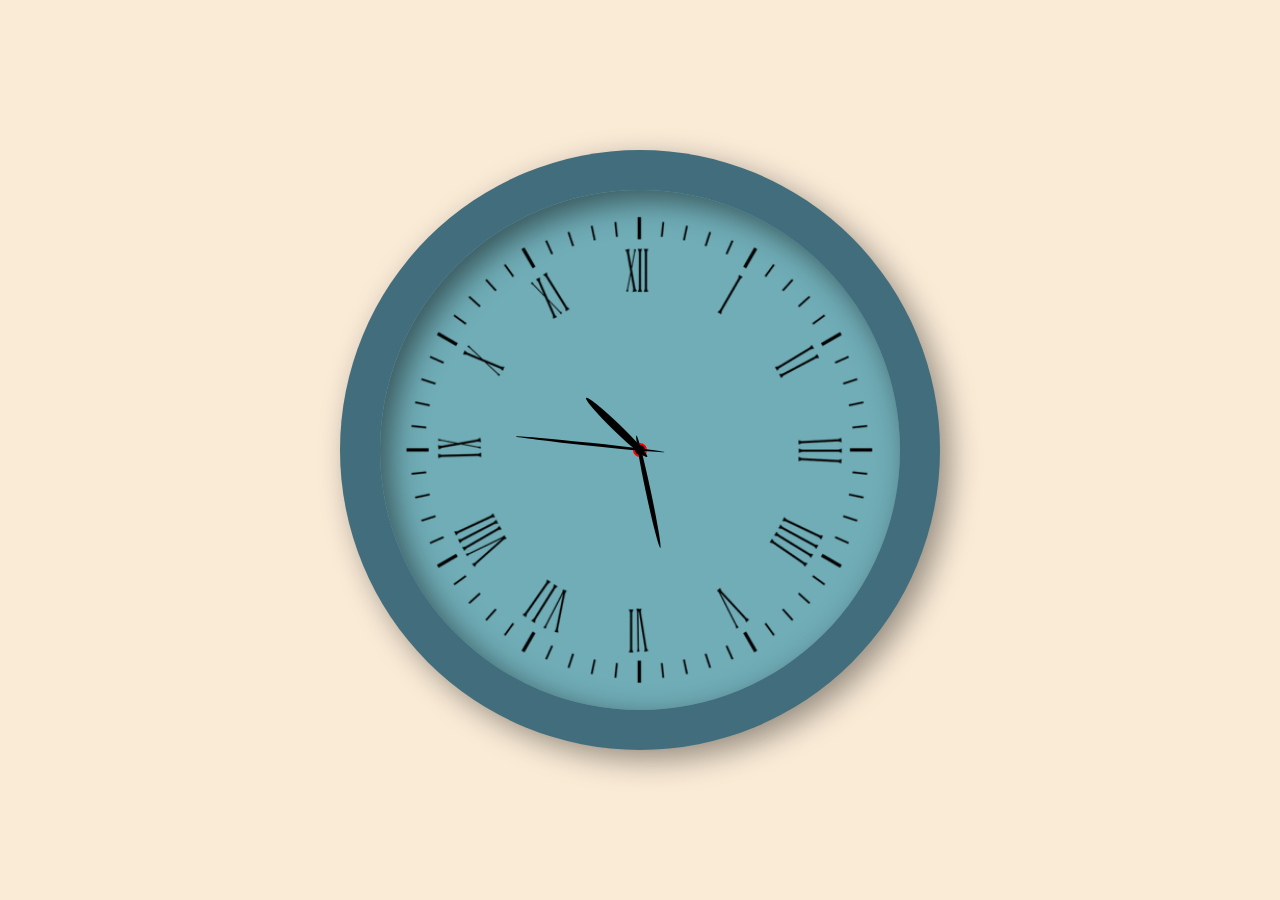
<file: Analog Clock/index.html>
<!DOCTYPE html>
<html lang="en">
<head>
    <meta charset="UTF-8">
    <meta name="viewport" content="width=device-width, initial-scale=1.0">
    <title>Analog Watch</title>
    <link rel="stylesheet" href="style.css">
</head>
<body>
    <div class="container">
        <div class="clock">
            <div class="hr"></div>
            <div class="min"></div>
            <div class="sec"></div>
        </div>
    </div>

    <script src="script.js"></script>
</body>
</html>
</file>
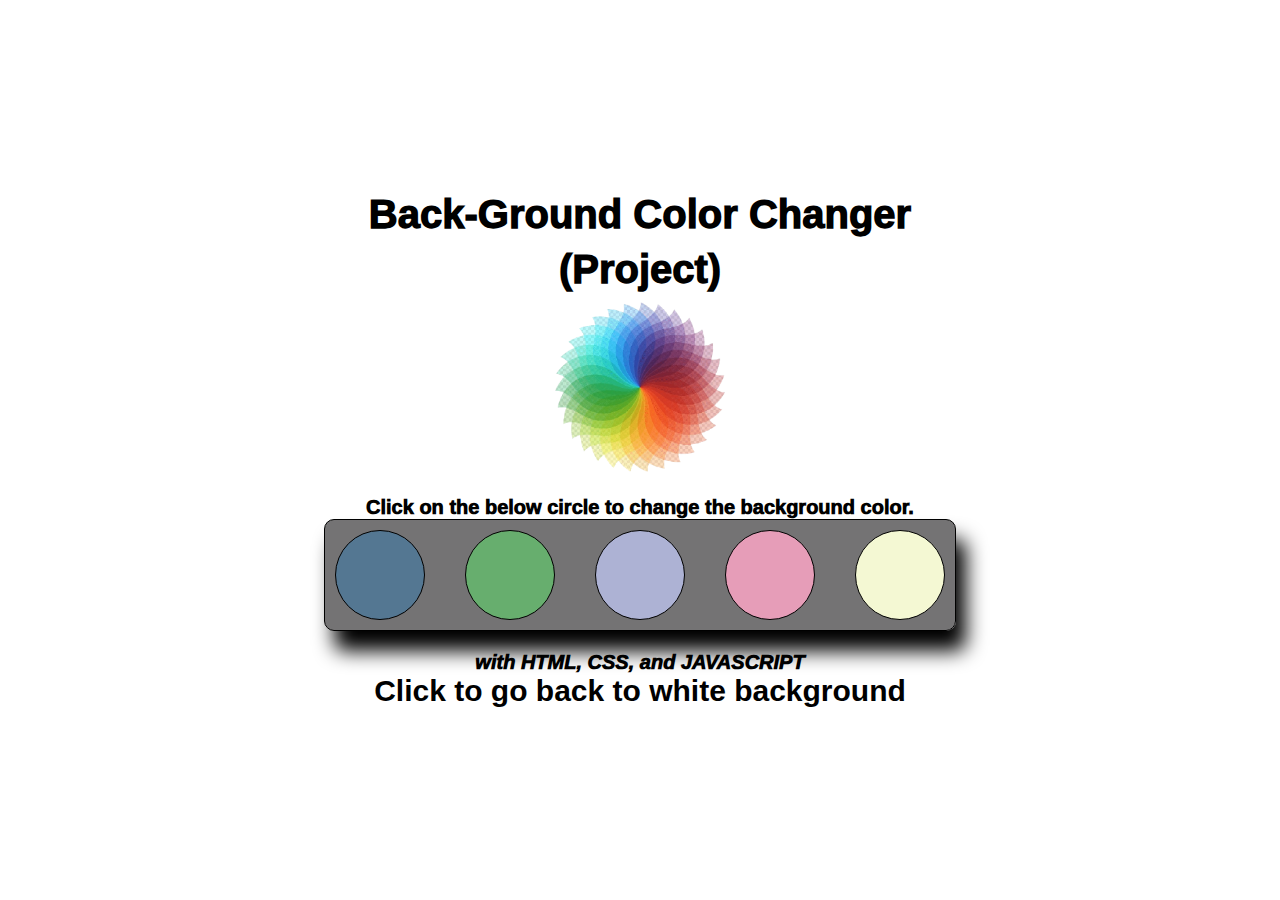
<file: Background Color Changer/index.html>
<!DOCTYPE html>
<html lang="en">
<head>
    <meta charset="UTF-8">
    <meta name="viewport" content="width=device-width, initial-scale=1.0">
    <title>Color Changer</title>
    <link rel="stylesheet" href="style.css">
</head>
<body>

    <section class="hero">
        <h1>Back-Ground Color Changer</h1>
        <h3>(Project)</h3>
        <img src="color.png" width="170px" alt="">
        <p>Click on the below circle to change the background color.</p>

        <div class="container">
            <div class="box" id="b1"></div>
            <div class="box" id="b2"></div>
            <div class="box" id="b3"></div>
            <div class="box" id="b4"></div>
            <div class="box" id="b5"></div>
        </div>

        <p><i>with HTML, CSS, and JAVASCRIPT</i></p>
        
        <h2 id="white">Click to go back to white background</h2>
    </section>
    

    <script src="script.js" ></script>
</body>
</html>
</file>
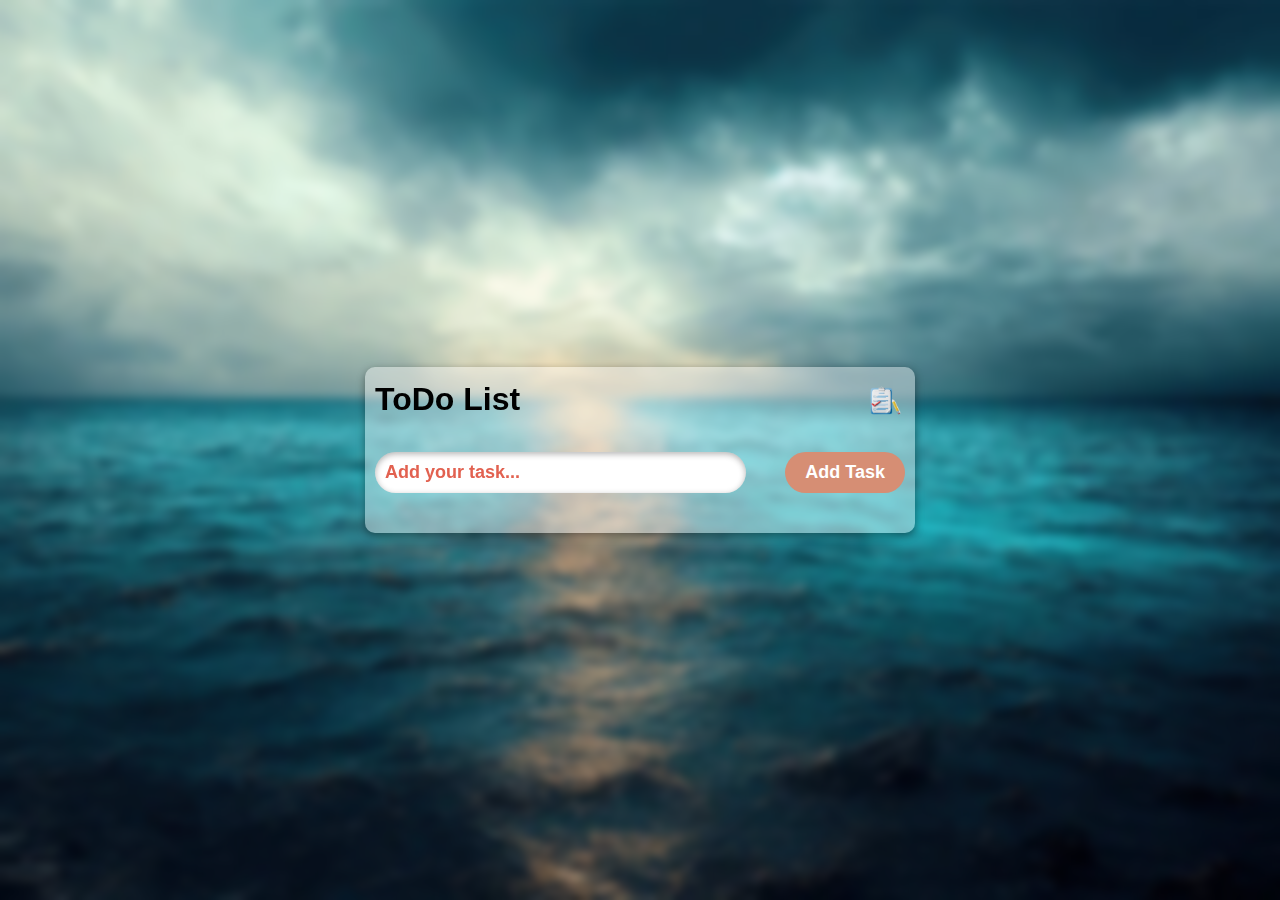
<file: Basic To-Do List/index.html>
<!DOCTYPE html>
<html lang="en">

<head>
    <meta charset="UTF-8">
    <meta name="viewport" content="width=device-width, initial-scale=1.0">
    <title>ToDo App</title>
    <link rel="stylesheet" href="style.css">
</head>


<body>

    <div class="todo-container">

        <h1>ToDo List
            <img src="checklist.png" alt="">
        </h1>

        <div class="input">
            <input type="text" id="input-field" placeholder="Add your task...">
            <button class="btn">Add Task</button>
        </div>

        <ul class="list-item">
            <!-- <li class="checked">Task 1</li>
            <li>Task 2</li>
            <li>Task 3</li> -->
        </ul>

    </div>
    
    <script src="script.js"></script>
</body>
</html>
</file>
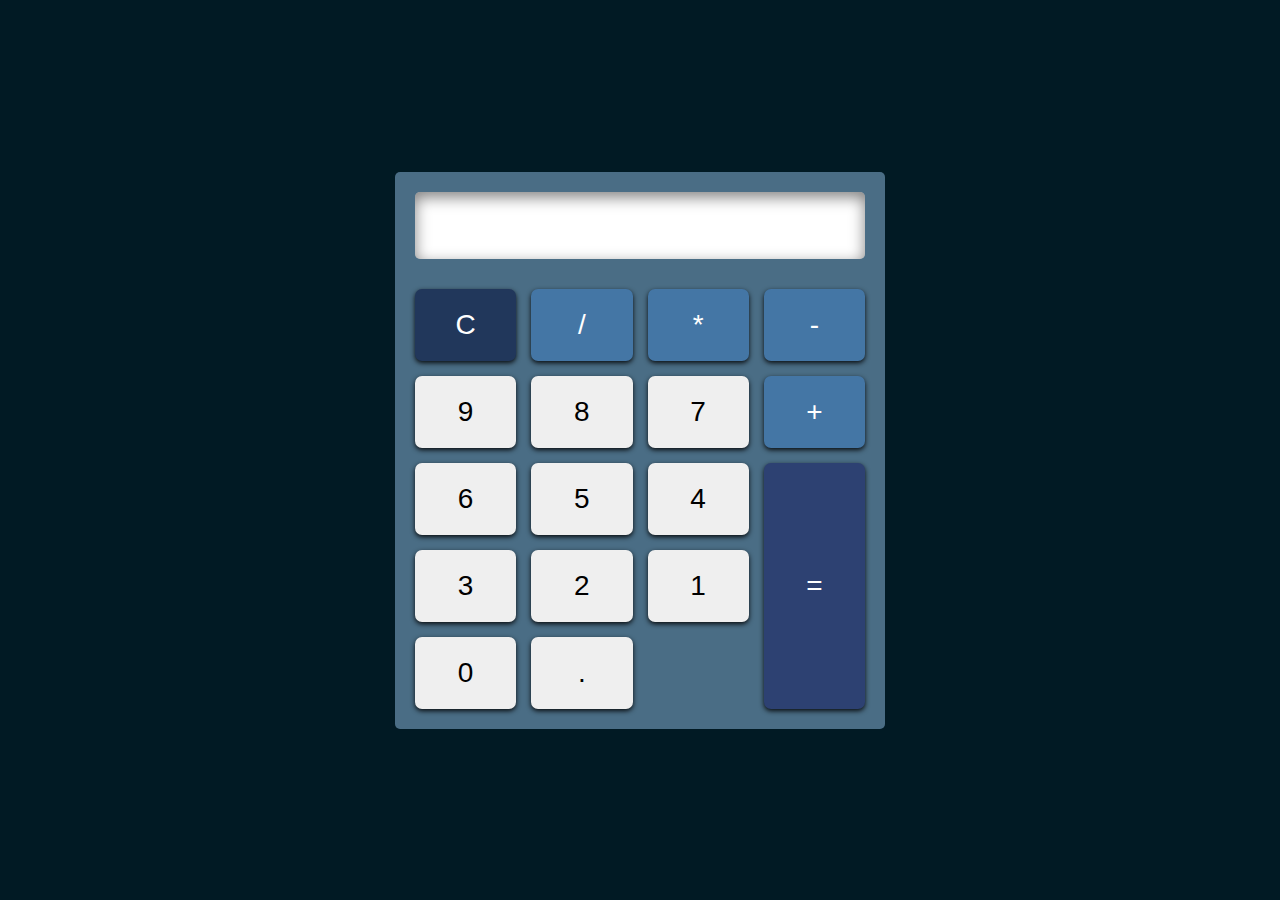
<file: Keyboard-Accessible Calculator/index.html>
<!DOCTYPE html>
<html lang="en">
<head>
    <meta charset="UTF-8">
    <meta name="viewport" content="width=device-width, initial-scale=1.0">
    <title>Basic calculator</title>
    <link rel="stylesheet" href="style.css">
</head>
<body>
    <div class="calculator">
        <input type="text" id="result" readonly>
        <div class="btns">
            <button class="clear">C</button>
            <button class="operator">/</button>
            <button class="operator">*</button>
            <button class="operator">-</button>
            <button class="number">9</button>
            <button class="number">8</button>
            <button class="number">7</button>
            <button class="operator">+</button>
            <button class="number">6</button>
            <button class="number">5</button>
            <button class="number">4</button>
            <button class="equal">=</button>
            <button class="number">3</button>
            <button class="number">2</button>
            <button class="number">1</button>
            <button class="number">0</button>
            <button class="decimal">.</button>
        </div>
    </div>

    <script src="script.js"></script>
</body>
</html>
</file>
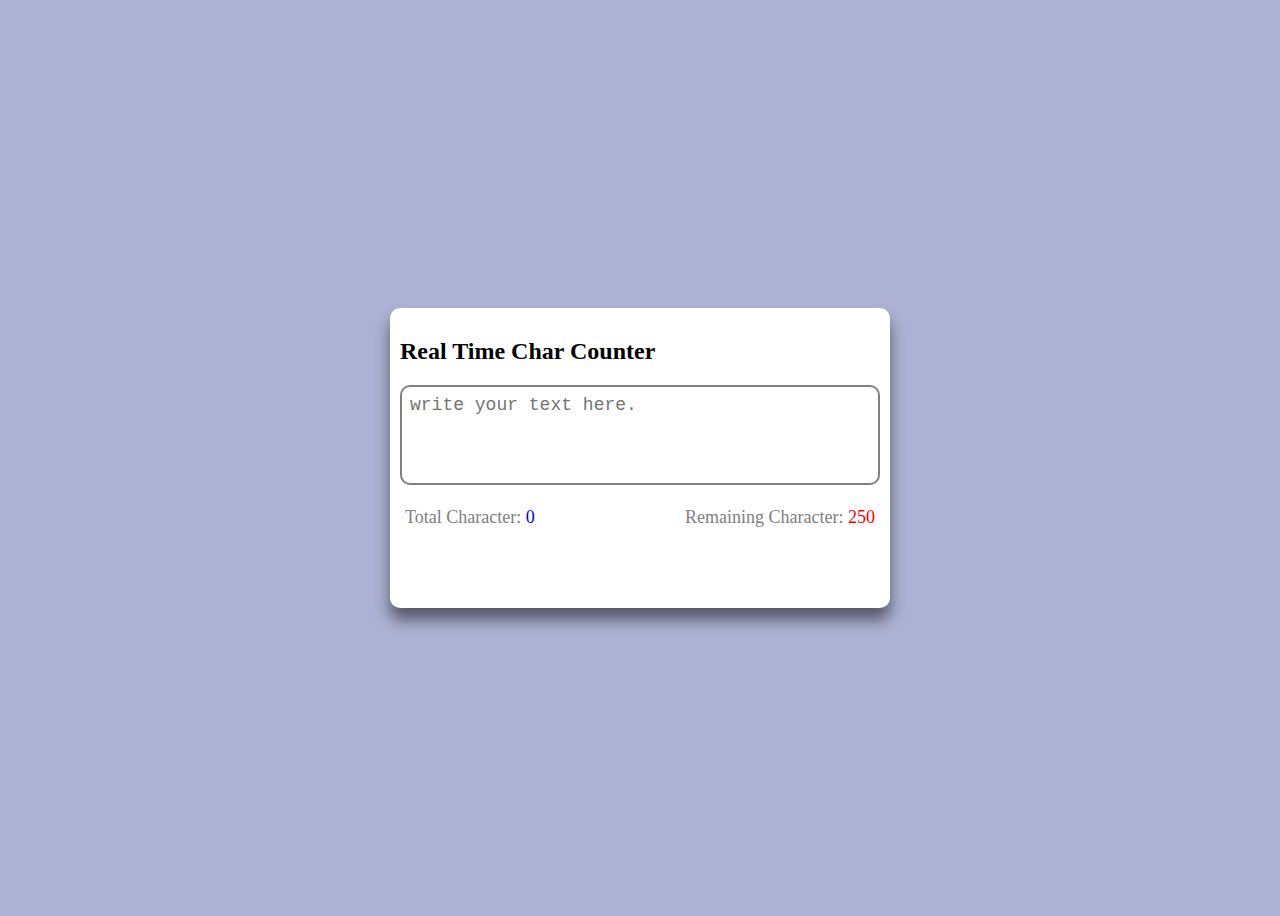
<file: Real Time Character Counter/index.html>
<!DOCTYPE html>
<html lang="en">
<head>
    <meta charset="UTF-8">
    <meta name="viewport" content="width=device-width, initial-scale=1.0">
    <title>Character Counter</title>
    <link rel="stylesheet" href="style.css">
</head>
<body>

    <div class="container">
        <h2>Real Time Char Counter</h2>
        <textarea id="textarea" class="textarea" placeholder="write your text here." maxlength="250"></textarea>
        <div class="counter">
            <p>
                Total Character:
                <span id="totalchar" class="totalchar">0</span>
            </p>
            <p>
                Remaining Character:
                <span id="remainingchar" class="remainingchar">250</span>
            </p>
        </div>
    </div>

    <script src="script.js" ></script>
</body>
</html>
</file>
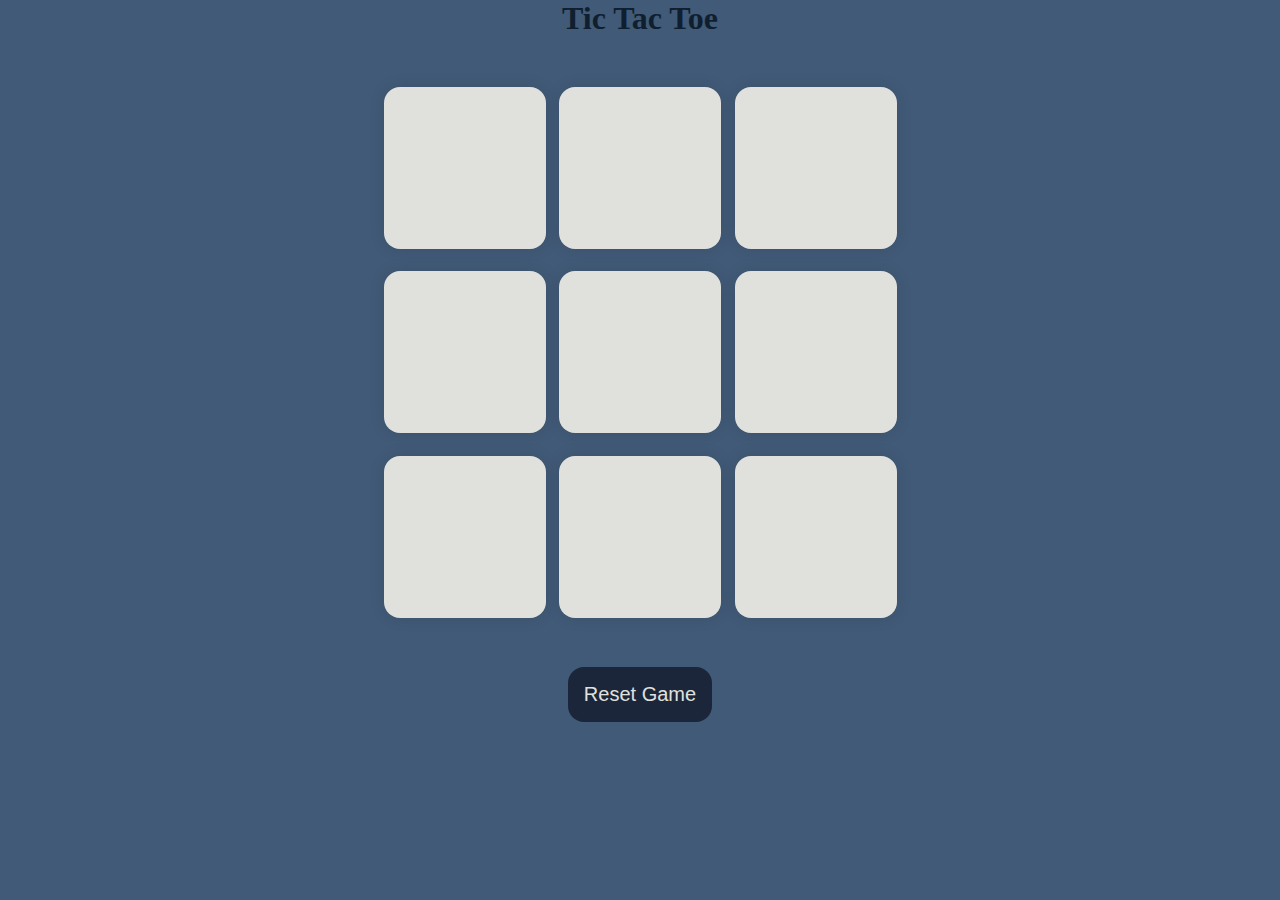
<file: Tic Tac toe/index.html>
<!DOCTYPE html>
<html lang="en">
<head>
    <meta charset="UTF-8">
    <meta name="viewport" content="width=device-width, initial-scale=1.0">
    <title>Tic-Tac-Toe Game</title>
    <link rel="stylesheet" href="style.css"/>

</head>
<body>
    <main>
        <h1>Tic Tac Toe</h1>
        <div class="container">
            <div class="game">
                <button class="box"></button>
                <button class="box"></button>
                <button class="box"></button>
                <button class="box"></button>
                <button class="box"></button>
                <button class="box"></button>
                <button class="box"></button>
                <button class="box"></button>
                <button class="box"></button>
            </div>
        </div>

        <div class="msg-container hide">
            <p id="msg">Winner</p>
        </div>

        <button id="reset">Reset Game</button>
    </main>
    <script src="app.js"></script>
</body>
</html>
</file>
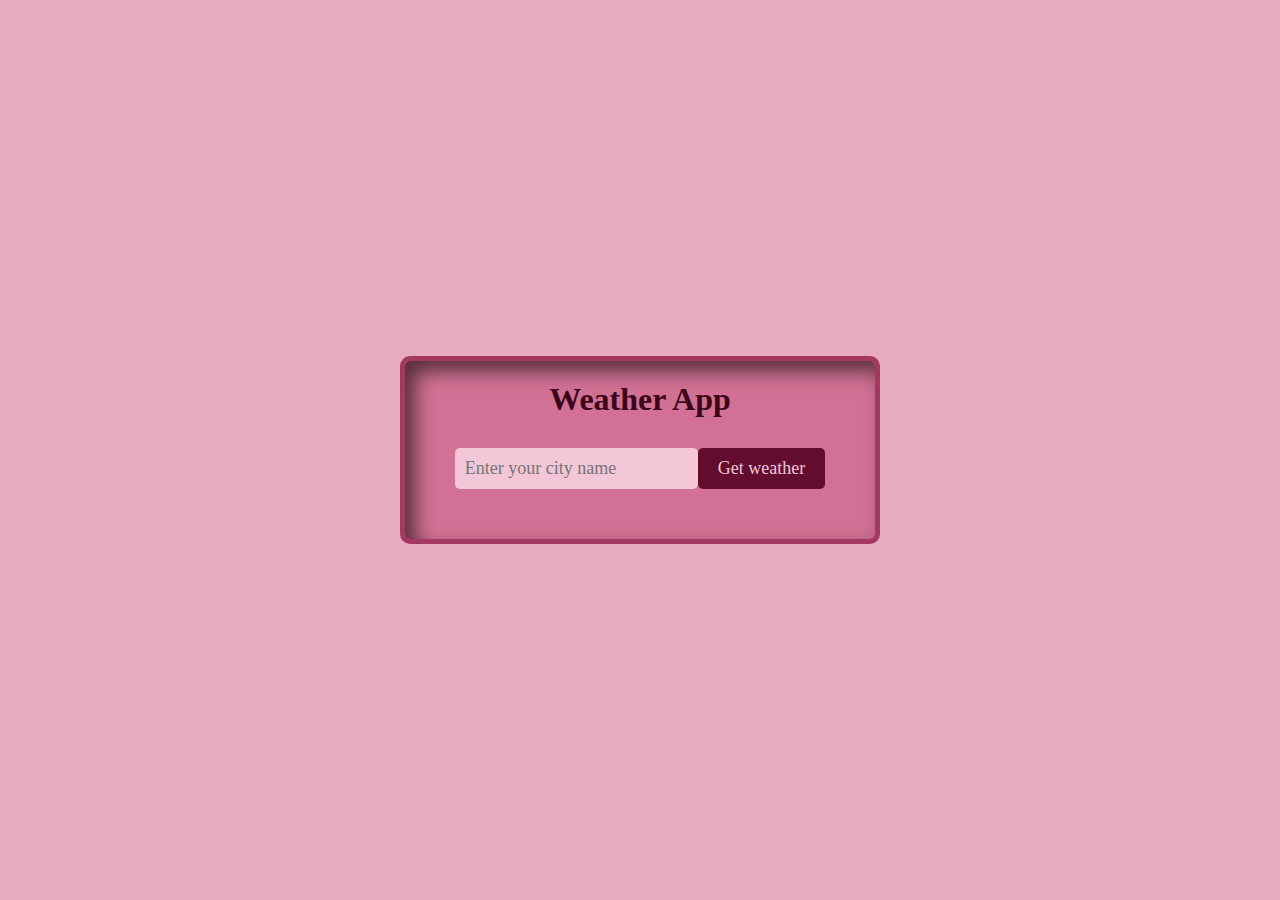
<file: Weather App/index.html>
<!DOCTYPE html>
<html lang="en">
<head>
    <meta charset="UTF-8">
    <meta name="viewport" content="width=device-width, initial-scale=1.0">
    <title>Weather App</title>
    <link rel="stylesheet" href="style.css">
</head>
<body>
    <div class="container">
        <h1>Weather App</h1>
        <form action="#">
            <input id="city-name" type="text" placeholder="Enter your city name">
            <input type="submit" value="Get weather">
        </form>
        <div class="weather-data">
            <div class="icon">
                <!-- <img src="https://openweathermap.org/img/wn/01d.png" alt=""> -->
            </div>
            <div class="temp"></div>
            <div class="desc"></div>
            <!-- <div class="temp">35°C</div>
            <div class="desc">haze</div> -->

            <div class="details">
                <!-- <div>Feels Like: 35°C</div>
                <div>Humidity: 45%</div>
                <div>Wind Speed: 5 m/s</div> -->
                <div></div>
                <div></div>
                <div></div>
            </div>
        </div>
    </div>

    <script src="script.js"></script>
</body>
</html>
</file>
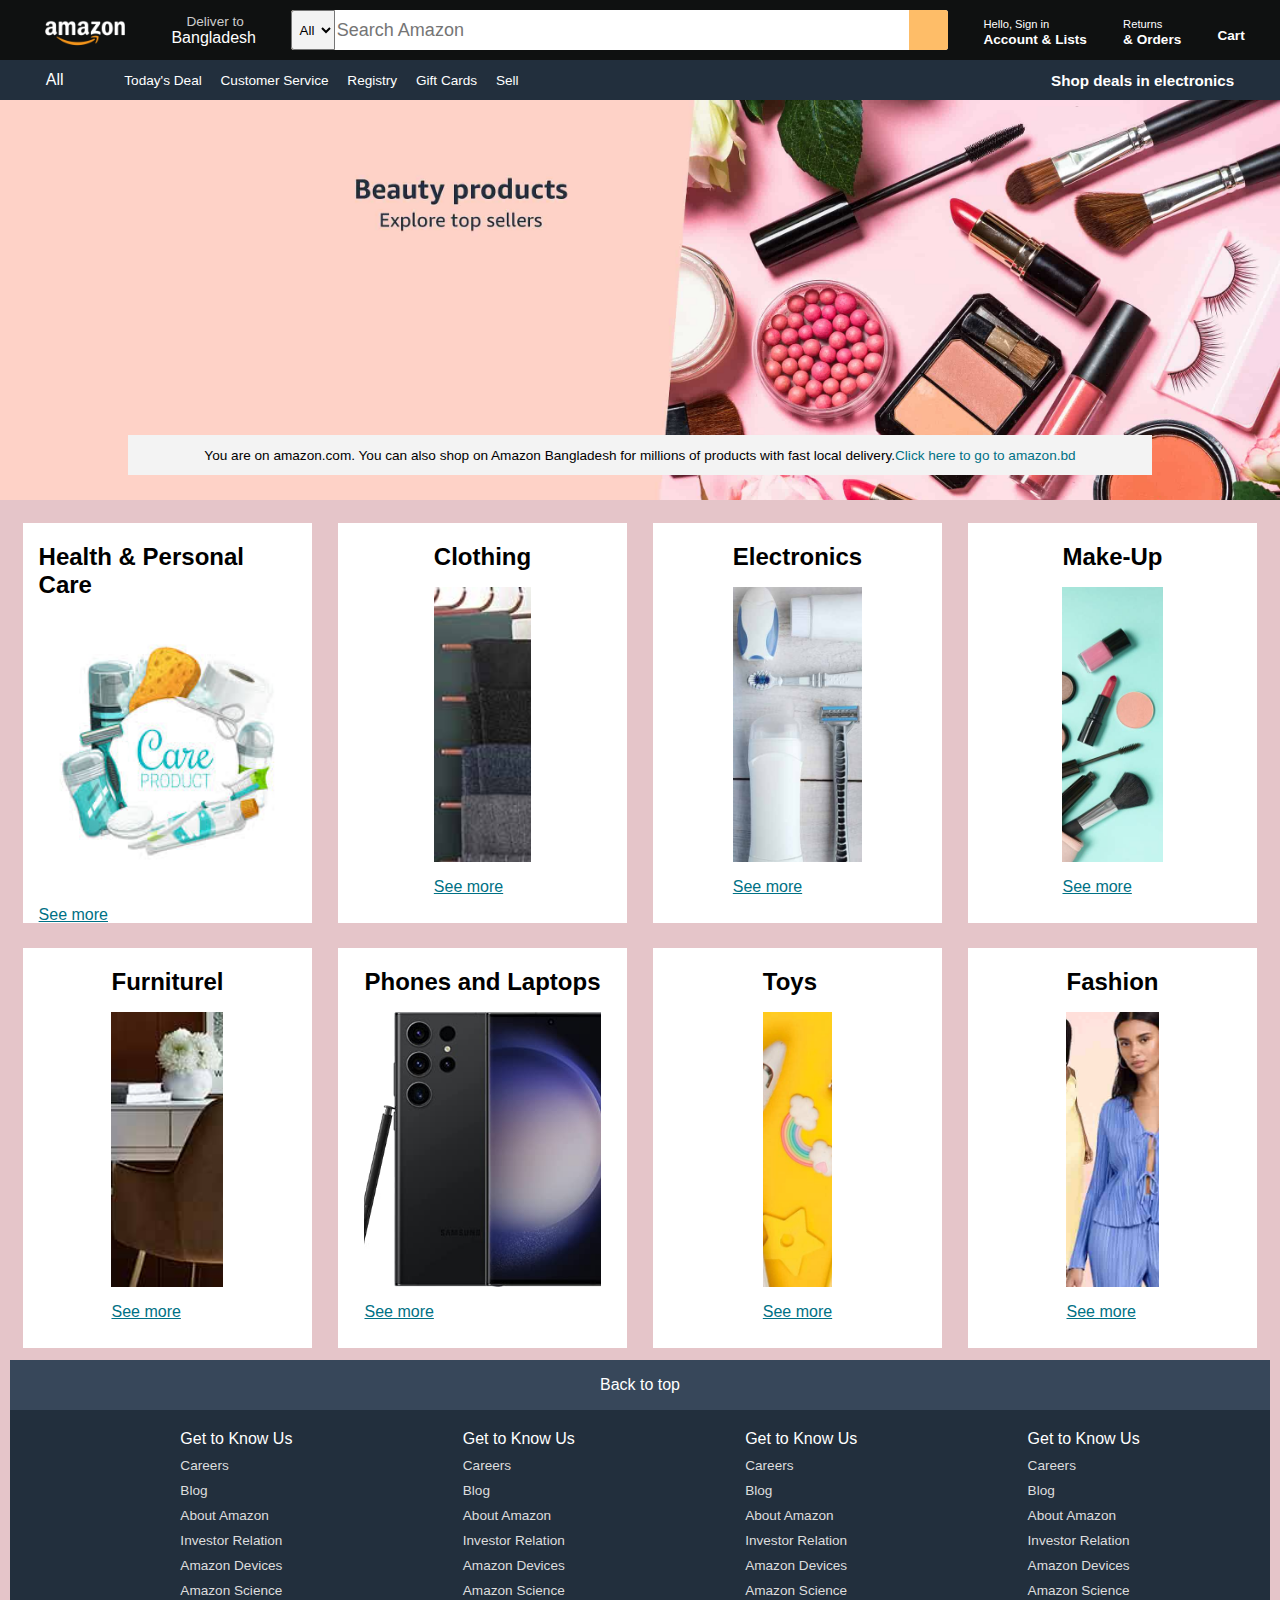
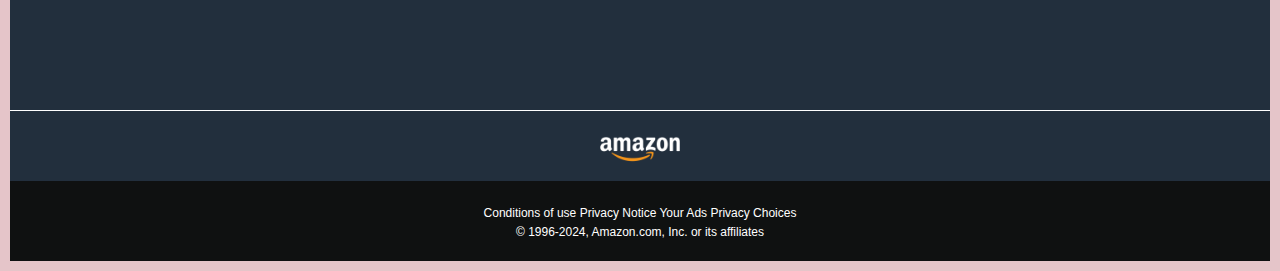
<file: Amazon Landing Page Using HTML and CSS/a.html>
<!DOCTYPE html>
<html lang="en">
<head>
    <meta charset="UTF-8">
    <meta name="viewport" content="width=device-width, initial-scale=1.0">
    <title>amazon</title>
    <link rel="stylesheet" href="https://cdnjs.cloudflare.com/ajax/libs/font-awesome/6.5.2/css/all.min.css" integrity="sha512-SnH5WK+bZxgPHs44uWIX+LLJAJ9/2PkPKZ5QiAj6Ta86w+fsb2TkcmfRyVX3pBnMFcV7oQPJkl9QevSCWr3W6A==" crossorigin="anonymous" referrerpolicy="no-referrer" />
    <link rel="stylesheet" href="a.css">
</head>


<body>

    <header>

        <div class="navbar">
            <div class="nav-logo border">
                <div class="logo"></div>
            </div>


            <div class="nav-delivery border">
                <p class="address-to">Deliver to</p>
                <div class="add-icon">
                    <i class="fa-solid fa-location-dot"></i>
                    <p class="address">Bangladesh</p>
                </div>
            </div>


            <div class="nav-search">
                <select class="searchSelect">
                    <option>All</option>
                </select>
                <input placeholder="Search Amazon" class="searchInput">
                <div class="search-icon">
                    <i class="fa-solid fa-magnifying-glass"></i>
                </div>
            </div>


            <div class="nav-signin border">
                <p><span>Hello, Sign in</span></p>
                <p class="nav-sec">Account & Lists</p>
            </div>

            <div class="nav-return border">
                <p><span>Returns</span></p>
                <p class="nav-sec">& Orders</p>
            </div>


            <div class="nav-cart border">
                <i class="fa-solid fa-cart-shopping"></i> Cart
            </div>

        </div>


        <div class="panel">

            <div class="panel-all">
                <i class="fa-solid fa-bars"></i> All
            </div>

            <div class="panelOptions">
                <p>Today's Deal</p>
                <p>Customer Service</p>
                <p>Registry</p>
                <p>Gift Cards</p>
                <p>Sell</p>
            </div>

            <div class="panel-deals">
                Shop deals in electronics
            </div>

        </div>
        
        <div class="hero-section">
            <div class="hero-msg">
                You are on amazon.com. You can also shop on Amazon Bangladesh for millions of products with fast local delivery. 
                <a>Click here to go to amazon.bd</a>
            </div>
        </div>

    </header>


        <div class="shop">
            <div class="box"> 
                <div class="box-content">
                    <h2>Health & Personal Care</h2>    
                    <div class="box-img" style='background-image: url("images.jpg") ;'></div>
                    <a href="#">See more</a>
                </div>
            </div>


            <div class="box"> 
                <div class="box-content">
                    <h2>Clothing</h2>    
                    <div class="box-img" style='background-image: url("box1_image.jpg") ;'></div>
                    <a href="#">See more</a>  
                </div>  
            </div>


            <div class="box"> 
                <div class="box-content">
                    <h2>Electronics</h2>    
                    <div class="box-img" style='background-image: url("box2_image.jpg") ;'></div>
                    <a href="#">See more</a>  
                </div>    
            </div>


            <div class="box"> 
                <div class="box-content">
                    <h2>Make-Up</h2>    
                    <div class="box-img" style='background-image: url("box5_image.jpg") ;'></div>
                    <a href="#">See more</a>
                </div>  
            </div>
        

            <div class="box"> 
                <div class="box-content">
                    <h2>Furniturel</h2>    
                    <div class="box-img" style='background-image: url("box3_image.jpg") ;'></div>
                    <a href="#">See more</a>
                </div>
            </div>


            <div class="box"> 
                <div class="box-content">
                    <h2>Phones and Laptops</h2>    
                    <div class="box-img" style='background-image: url("box4_image.jpg") ;'></div>
                    <a href="#">See more</a>  
                </div>    
            </div>


            <div class="box"> 
                <div class="box-content">
                    <h2>Toys</h2>    
                    <div class="box-img" style='background-image: url("box7_image.jpg") ;'></div>
                    <a href="#">See more</a> 
                </div>     
            </div>


            <div class="box"> 
                <div class="box-content">
                    <h2>Fashion</h2>    
                    <div class="box-img" style='background-image: url("box8_image.jpg") ;'></div>
                    <a href="#">See more</a>
            </div>

        </div> 


    <footer>
        <div class="footpanel1">
            Back to top
        </div>

        <div class="footpanel2">
            <ul>
                <p>Get to Know Us</p>
                <a>Careers</a>
                <a>Blog</a>
                <a>About Amazon</a>
                <a>Investor Relation</a>
                <a>Amazon Devices</a>
                <a>Amazon Science</a>
            </ul>

            <ul>
                <p>Get to Know Us</p>
                <a>Careers</a>
                <a>Blog</a>
                <a>About Amazon</a>
                <a>Investor Relation</a>
                <a>Amazon Devices</a>
                <a>Amazon Science</a>
            </ul>

            <ul>
                <p>Get to Know Us</p>
                <a>Careers</a>
                <a>Blog</a>
                <a>About Amazon</a>
                <a>Investor Relation</a>
                <a>Amazon Devices</a>
                <a>Amazon Science</a>
            </ul>

            <ul>
                <p>Get to Know Us</p>
                <a>Careers</a>
                <a>Blog</a>
                <a>About Amazon</a>
                <a>Investor Relation</a>
                <a>Amazon Devices</a>
                <a>Amazon Science</a>
            </ul>

        </div>


        <div class="footpanel3">
            <div class="logofoot"></div>

        </div>

        <div class="footpanel4">
            <div class="pages">
                <a>Conditions of use</a>
                <a>Privacy Notice</a>
                <a>Your Ads Privacy Choices</a>
            </div>
            <div class="copyright">
                © 1996-2024, Amazon.com, Inc. or its affiliates
            </div>
        </div>
    </footer>


</body>

</html>
</file>
<file: Analog Clock/style.css>
*{
    padding: 0;
    margin: 0;
    box-sizing: border-box;
    font-family: sans-serif;
}
body{
    width: 100%;
    height: 100vh;
    background-color: antiquewhite;
}
.container{
    width: 600px;
    height: 600px;
    position: absolute;
    top: 50%;
    left: 50%;
    transform: translate(-50%, -50%);
    border-radius: 50%;
    box-shadow: 10px 10px 30px rgba(0,0,0, 0.4);
    background-color: rgb(66, 109, 124);
}
.clock{
    width: 520px;
    height: 520px;
    position: absolute;
    top: 50%;
    left: 50%;
    transform: translate(-50%, -50%);
    border-radius: 50%;
    box-shadow: 10px 10px 30px rgba(0,0,0, 0.5) inset;
    background: url(clock.png);
    background-size: cover;
    background-color: rgb(112, 173, 183);
    display: flex;
    justify-content: center;
    align-items: center;
}
.clock::before{
    content: "";
    width: 10px;
    height: 10px;
    background-color: black;
    border-radius: 50%;
    border: 2px solid red;
}
.hr, .min, .sec{
    position: absolute;
    display: flex;
    justify-content: center;
    
}
.hr{
    width: 150px;
    height: 150px;
}
.min{
    width: 200px;
    height: 200px;
}
.sec{
    width: 250px;
    height: 250px;
}
.hr::before{
    content: "";
    position: absolute;
    width: 8px;
    height: 85px;
    background-color: black;
    z-index: 1;
    border-radius: 50%;
}
.min::before{
    content: "";
    position: absolute;
    width: 5px;
    height: 115px;
    background-color: rgb(0, 0, 0);
    z-index: 2;
    border-radius: 50%;
}
.sec::before{
    content: "";
    position: absolute;
    width: 3px;
    height: 150px;
    background-color: rgb(0, 0, 0);
    z-index: 3;
    border-radius: 50%;
}
</file>
<file: Background Color Changer/style.css>
*{
    margin: 0;
    padding: 0;
    box-sizing: border-box;
    font-family: sans-serif;
}

.hero
{
    position: absolute;
    top: 50%;
    left: 50%;
    transform: translate(-50%, -50%);
    text-align: center;
}

.hero .container
{
    display: flex;
    gap: 40px;
    border: 1px solid black;
    padding: 10px;
    border-radius: 10px;
    background-color: rgba(23, 21,23, 0.6);
    box-shadow: 10px 20px 20px;
}

h1, h3{
    font-size: 40px;
    font-weight: 1000;
    margin-bottom: 10px;
}

h2{
    font-size: 30px;
    justify-content: center;
    align-items: center;
}

h2:hover {
    cursor: alias;
}

p
{
    font-size: 20px;
    margin-top: 20px;
    font-weight: 1000;
}
.box
{
    width: 90px;
    height: 90px;
    border: 1px solid black;
    border-radius: 50%;
}



#b1
{
    background-color: #547792;
}

#b2
{
    background-color: #67AE6E;
}

#b3
{
    background-color: #ADB2D4;
}

#b4
{
    background-color: #E69DB8;
}

#b5
{
    background-color: #F4F8D3;
}
</file>
<file: Basic To-Do List/style.css>
*{
    margin: 0;
    padding: 0;
    box-sizing: border-box;
    font-family: sans-serif;
}
body {
    background-image: url(background.webp);
    background-size: cover;
    background-repeat: no-repeat;
    background-position: center;
    width: 100%;
    height: 100vh;
    backdrop-filter: blur(5px); 
}

.todo-container {
    background-color: rgba(255, 255, 255, 0.407); 
    max-width: 550px;
    position: relative;
    top: 50%;
    left: 50%;
    transform: translate(-50%, -50%);
    padding: 10px;
    border-radius: 10px;
    box-shadow: 0 3px 8px rgba(0,0,0, 0.4);
}
h1 {
    display: flex;
    align-items: center;
    justify-content: space-between;
}
img {
    width: 45px;
}
.input {
    display: flex;
    align-items: center;
    justify-content: space-between;
    margin-top: 30px;
    margin-bottom: 30px;
}
#input-field {
    width: 70%;
    border: none;
    outline: none;
    padding: 10px;
    font-size: 18px;
    font-weight: 700;
    box-shadow: 0 2px 6px rgba(0,0,0, 0.3) inset;
    border-radius: 30px;
}
input::placeholder {
    color: #e26150;
}
.btn {
    padding: 10px 20px;
    border: none;
    border-radius: 30px;
    font-size: 18px;
    font-weight: 700;
    background-color: #d68e74; 
    color: white;
    cursor: pointer;
    transition: all 0.4s;
}
.btn:hover {
    background-color: #e4983b;
}
ul li {
    list-style: none;
    width: 100%;
    border: none;
    padding: 10px 50px;
    border-radius: 30px;
    margin-block: 20px;
    font-size: 18px;
    font-weight: 700;
    position: relative;
    user-select: none;
}
ul li::before {
    content: "";
    background: url(undone.png);
    background-size: cover;
    background-position: center;
    position: absolute;
    top: 6px;
    left: 8px;
    width: 30px;
    height: 30px;
}
.checked {
    background-color: #d0866c;
    color: white;
}
.checked::before {
    background: url(done.png);
    width: 30px;
    height: 30px;
    background-size: cover;
}
span {
    position: absolute;
    right: 5px;
    top: 6px;
    font-size: 25px;
    height: 30px;
    width: 30px;
    border-radius: 50%;
    text-align: center;
    cursor: pointer;
}
ul li.checked span:hover {
    background-color: black;
    color: #ffc470;
}
</file>
<file: Keyboard-Accessible Calculator/style.css>
*{
    margin: 0;
    padding: 0;
    box-sizing: border-box;
}
body{
    background: #011a24;
    width: 100%;
    height: 100vh; 
    display: flex;
    justify-content: center;
    align-items: center;
}
.calculator{
    background-color: rgba(147, 192, 229, 0.5);
    max-width: 500px; 
    padding: 20px;
    
    border-radius: 5px;
    
}
#result{
    width: 100%;
    padding: 15px;
    font-size: 32px;
    border-radius: 5px;
    border: none;
    outline: none;
    box-shadow: 0 5px 15px rgba(0,0,0, 0.5) inset;
}
.btns{
    display: grid;
    grid-template-columns: repeat(4, 1fr);
    grid-gap: 15px;
    margin-top: 30px;
}
button{
    padding: 20px;
    font-size: 28px;
    border: none;
    box-shadow: 0 2px 5px rgba(0,0,0, 0.9);
    border-radius: 7px;
    transition: background-color 0.3s ease;
}
button:hover{
    background-color: grey;
    color: white;
}
.clear{
    background-color: #21375b;
    color: white;
}
.operator{
    background-color: #4476a5;
    color: white;
}
.equal{
    background: #2d4172;
    grid-row: span 3;
    color: white;
}
</file>
<file: Real Time Character Counter/style.css>
*
{
   padding: 0;
   box-sizing: border-box;
}

body{
    height: 100vh;
    background-color: #ADB2D4;
    display: flex;
    justify-content: center;
    align-items: center;
    font-family: cursive;
}

.container
{
    background-color: white;
    height: 300px;
    width: 500px;
    padding: 10px;
    border-radius: 10px;
    box-shadow: 0 12px 15px rgba(0,0,0,0.5);
    margin: 10px;
}

.textarea
{
    width: 100%;
    resize: none;
    height: 100px;
    outline: none;
    font-size: 18px;
    padding: 8px;
    border-radius: 10px;
    border: 2px solid gray;
}

.counter
{
    display: flex;
    justify-content: space-between;
    padding: 0 5px;

}

.counter p
{
    font-size: 18px;
    color:grey;

}


.totalchar
{
    color:blue;
}

.remainingchar
{
    color: red;
}
</file>
<file: Tic Tac toe/style.css>
*
{
    margin: 0;
    padding: 0;
}

body
{
    background-color: #415A77;
    text-align: center;
}

h1
{
    color: #0F1F30;
}

.container
{
    height: 70vh; /*viewport height*/
    display: flex;
    justify-content: center;
    align-items: center;
}

.game
{
    height: 60vmin;
    width: 60vmin;
    display: flex;
    flex-wrap: wrap;
    justify-content: center;
    align-items: center;
    gap: 1.5vmin;
}

.box
{
    height: 18vmin;
    width: 18vmin;
    border-radius: 1rem;
    border: none;
    box-shadow: 0 0 1rem rgba(0,0,0,0.1);
    font-size: 8vmin;
    color: #0F1F30;
    background-color: #E0E1DD;
}


#reset
{
    padding: 1rem;
    font-size: 1.25rem;
    background-color: #1B263B;
    color: #E0E1DD;
    border-radius: 1rem;
    border: none;
}

.msg-container
{
    height: 20vmin;
}

#msg
{
    color: #0F1F30;
    font-size: 5vmin;
}

.hide
{
    display: none;
}
</file>
<file: Weather App/style.css>
*{
    margin: 0;
    padding: 0;
    box-sizing: border-box;
    font-family: cursive;
}
body{
    background-color: #e7acc2;
    height: 100vh;
    display: flex;
    justify-content: center;
    align-items: center;
}
h1{
    color: #3A0519;
}
.container{
    background-color: #d27195;
    border: solid 5px #A53860;
    max-width: 600px;
    text-align: center;
    padding: 20px;
    box-shadow: 10px 10px 20px rgba(0,0,0, 0.6) inset;
    border-radius: 10px;
}
form{
    display: flex;
    justify-content: space-between;
    margin: 30px;
    align-items: center;
}
form input[type="text"]{
    padding: 10px;
    font-size: 18px;
    width: 70%;
    border: none;
    outline: none;
    border-radius: 5px;
    background-color: #f3c7d7;
    color: #3A0519;
}
form input[type="submit"]{
    padding: 10px 20px;
    border: none;
    background-color: #630c2e;
    color: #f3c7d7;
    font-size: 18px;
    border-radius: 5px;
    cursor: pointer;
    transition: all 0.2s ease-in;
}
form input[type="submit"]:hover{
    background-color: rgb(171, 75, 75);
}
.icon img{
    width: 100px;
    height: 100px;
    background-size: contain;
    background-repeat: no-repeat;
    background-position: center center;
}
.temp{
    font-size: 40px;
    font-weight: 1000;
    margin-top: 10px;
    color: #3A0519;
}
.desc{
    font-size: 30px;
    font-weight: 700;
    margin-top: 10px;
    margin-bottom: 20px;
}
.details{
    display: none;
    justify-content: center;
    align-items: center;
    flex-wrap: wrap;
    
}
.details.show{
    display: flex;
}
.details>div{
    font-size: 18px;
    background-color: #fff;
    padding: 20px;
    border-radius: 5px;
    margin: 10px;
    min-height: 40px;
    text-align: center;
    align-items: center;
    flex: 1;
    color: #3A0519;
    background-color: #f3c7d7;
}
</file>
<file: Amazon Landing Page Using HTML and CSS/a.css>
*
{
    margin: 0;
    font-family: Arial;
    border: border-box;

}

.navbar
{
    height: 60px;
    background-color: #0f1111;
    color: white;
    display:flex;/*jate shob same line a ashe*/
    align-items: center; /*height er center a antese*/
    justify-content: space-evenly;
}

.nav-logo
{
    height: 50px;
    width: 100px;
}

.logo
{
    background-image: url("amazon_logo.png");
    height: 50px;
    width: 100px;
    background-size: cover;
}

.border
{
    border:1.5px solid transparent;
}

.border:hover
{
    border: 1.5px solid white;
}

/* box2*/
.address-to
{
    color:#cccccc;
    font-size: 0.85rem;
    margin-left: 15px;
}

.address{
    font-size: 1rem;
    left:3px;
}

.add-icon
{
    display: flex;
    align-items: center;
}


/*box-search*/
.nav-search
{
    display: flex;
    background-color: antiquewhite;
    width: 657px;
    height: 40px;
    border-radius: 3px;
    justify-content: space-evenly;
}

.nav-search:hover
{
    border: 2px solid orange;
}

.searchSelect
{
    background-color: #f3f3f3;
    width: 50px;
    text-align: center;
    border-top-left-radius: 3px;
    border-bottom-left-radius: 3px;
}

.searchInput
{
    width: 100%;
    font-size: large;
    border: none;
}

.search-icon
{
    width: 45px;
    display: flex;
    justify-content: center;/*horizontally center*/
    align-items: center;/*vertically*/
    font-size: 1.2rem;
    background-color: #febd68;
    border-top-right-radius: 3px;
    border-bottom-right-radius: 3px;
    color:  #0f1111;
}

/*box4*/
span{
    font-size: 0.7rem;

}

.nav-sec
{
    font-size: 0.85rem;
    font-weight: 700;
}

/* box6 */
.nav-cart i /* image er jonno*/
{
    font-size: 30px;
}

.nav-cart 
{
    font-size: 0.85rem;
    font-weight: 700;
}

/* Panel */

.panel
{
    height: 40px;
    background-color: #222f3d;
    display: flex;
    color: white;
    align-items: center;
    justify-content: space-evenly;
}

.panelOptions p
{
    display: inline;
    margin-left: 15px;
}

.panelOptions
{
    width: 70%;
    font-size: 0.85rem;
}

.panel-deals
{
    font-size: 0.95rem;
    font-weight: 700;
}


/*Hero Section: Big Image*/
.hero-section
{
    background-image: url("Below_navbar.jpg");
    background-size: cover;
    height: 400px;
    display: flex;
    align-items: flex-end; /* vertically niche set krlam*/
    justify-content: center;
}

.hero-msg
{
    color: black;
    background-color: #f3f3f3;
    height: 40px;
    display: flex;
    align-items: center;
    justify-content: center;
    font-size: 0.85rem;
    width: 80%;
    margin-bottom: 25px; /*nicher theke upore set korlam ektu upore*/
}

.hero-msg a{
    color:#007185;
}


/* Shop*/
.shop
{
    display: flex;
    
    justify-content: space-around;
    padding: 10px;
    flex-wrap: wrap;
    background-color: rgba(193, 113, 124, 0.41);
}

.box
{
    width:23%;
    height: 400px;
    background-color: white;
    padding: 20px 0px 15px;
    margin:1%;
    display: flex;
    box-sizing: border-box;
    flex-direction: column;
    align-items: center;
}

.box-img
{
    height: 275px;;
    width: 100%;
    background-size: cover;
    background-position: center;
    margin-top: 1rem;
    margin-bottom: 1rem;
}

.box-content
{
    margin-left: 1rem;
    margin-right: 1rem;
}

.box-content a
{
    color: #007185;
    
}

/*footer*/

footer
{
    margin-top: 10;;
    width:5000px
}

.footpanel1
{
    background-color: #37475a;
    color: white;
    height:50px;
    display: flex;
    justify-content: center;
    align-items: center;
    font: 0.85rem;
}

.footpanel2
{
    background-color: #222f3d;
    color: white;
    display: flex;
    height: 300px;
    justify-content: space-evenly;
}

ul{
    margin-top: 20px;
}

ul a{
    display: block;
    font-size: 0.85rem;
    margin-top: 10px;
    color: #dddddd;
}

.footpanel3
{
    background-color: #222f3d;
    border-top: 0.5px solid white;
    height: 70px;
    display: flex;
    justify-content: center;
    align-items: center;
}


.logofoot
{
    background-image: url("amazon_logo.png");
    height: 50px;
    width: 100px;
    background-size: cover;
}


.footpanel4
{
    background-color: #0f1111;
    color: white;
    height: 80px;
    font-size: 0.75rem;
    text-align: center;
}

.pages
{
    padding-top:25px;
}


.copyright
{
    padding-top:5px;
}
</file>
